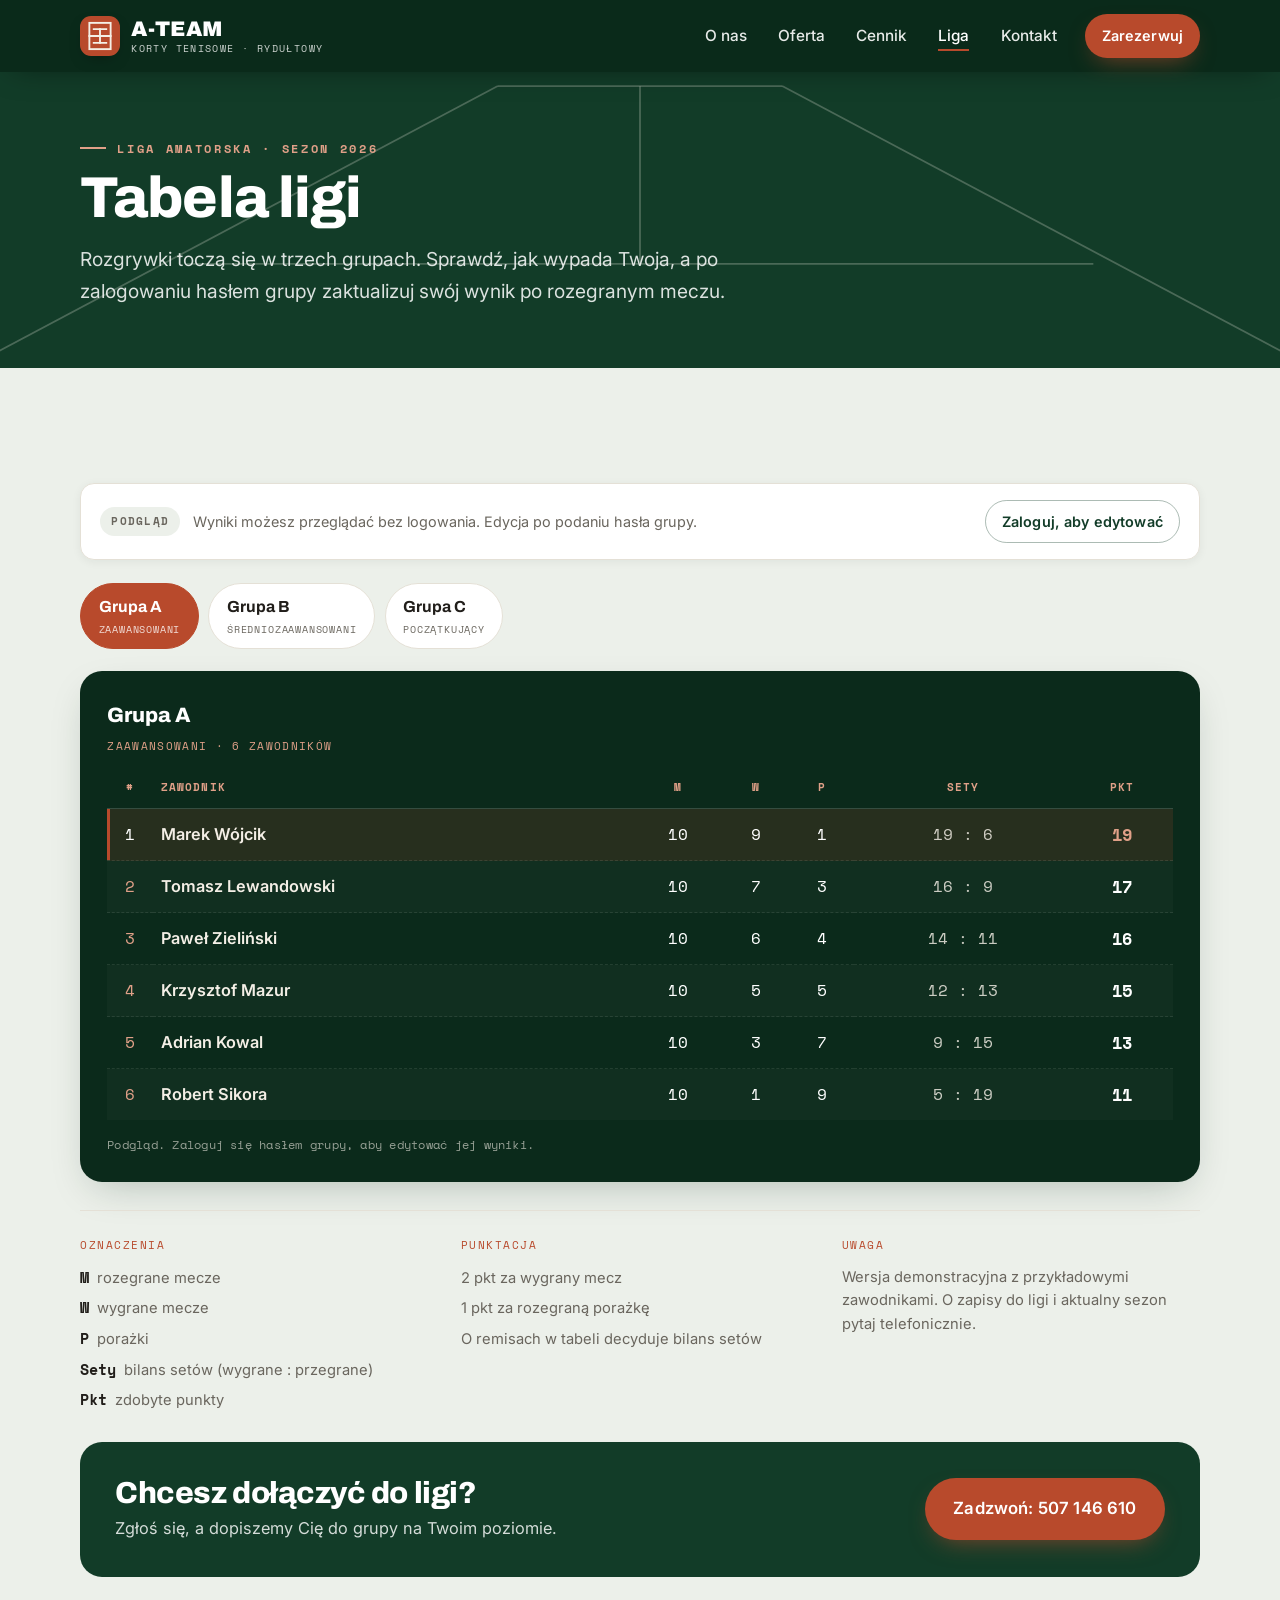
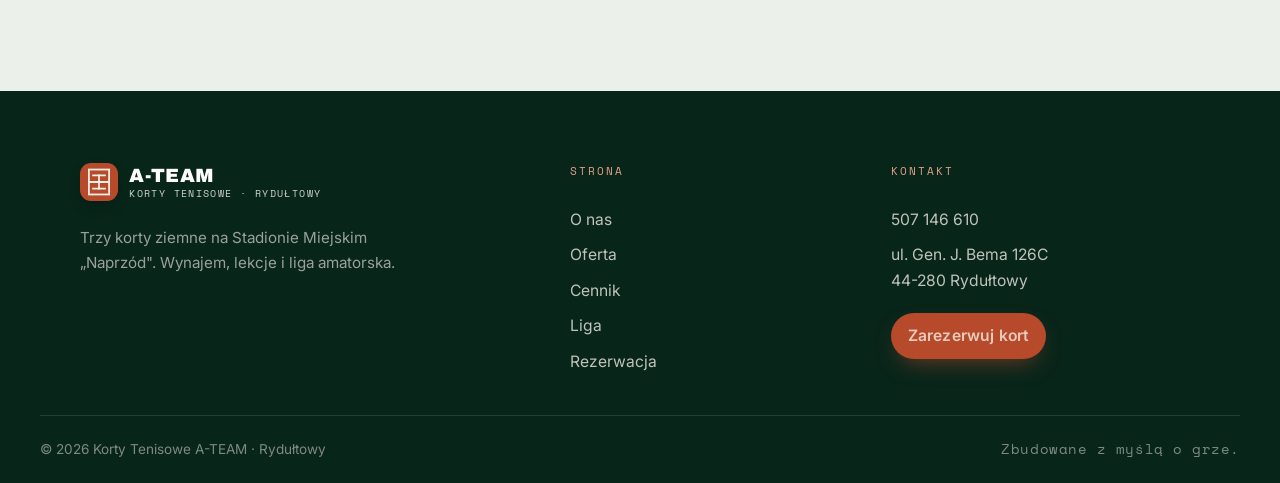
<file: liga.html>
<!DOCTYPE html>
<html lang="pl">
<head>
  <meta charset="UTF-8" />
  <meta name="viewport" content="width=device-width, initial-scale=1.0" />
  <title>Liga amatorska | Korty Tenisowe A-TEAM Rydułtowy</title>
  <meta name="description" content="Tabela amatorskiej ligi tenisowej A-TEAM w Rydułtowach. Wyniki grup, punktacja i bilans setów. Wersja demonstracyjna." />
  <meta name="theme-color" content="#123C28" />
  <meta name="robots" content="noindex" />

  <link rel="icon" href="favicon.svg" type="image/svg+xml" />
  <link rel="preconnect" href="https://fonts.googleapis.com" />
  <link rel="preconnect" href="https://fonts.gstatic.com" crossorigin />
  <link href="https://fonts.googleapis.com/css2?family=Archivo:wght@500;600;700;800;900&family=Inter:wght@400;500;600;700&family=Space+Mono:wght@400;700&display=swap" rel="stylesheet" />
  <link rel="stylesheet" href="css/styles.css?v=2" />
</head>
<body class="subpage">
  <a class="skip-link" href="#tresc">Przejdź do treści</a>

  <!-- ============ HEADER / NAV ============ -->
  <header class="site-header is-solid" id="top">
    <div class="wrap nav">
      <a class="brand" href="index.html" aria-label="A-TEAM Korty Tenisowe, strona główna">
        <svg class="brand__mark" viewBox="0 0 64 64" width="40" height="40" aria-hidden="true">
          <rect width="64" height="64" rx="13" fill="#B84A2C"/>
          <g fill="none" stroke="#F4EFE6" stroke-width="3" stroke-linecap="square">
            <rect x="15" y="11" width="34" height="42"/>
            <line x1="15" y1="32" x2="49" y2="32"/>
            <line x1="22" y1="21" x2="42" y2="21"/>
            <line x1="22" y1="43" x2="42" y2="43"/>
            <line x1="32" y1="21" x2="32" y2="43"/>
          </g>
        </svg>
        <span class="brand__text">
          <span class="brand__name">A-TEAM</span>
          <span class="brand__sub">Korty Tenisowe · Rydułtowy</span>
        </span>
      </a>

      <nav class="nav__links" id="menu" aria-label="Nawigacja główna">
        <a href="index.html#o-nas">O nas</a>
        <a href="index.html#oferta">Oferta</a>
        <a href="index.html#cennik">Cennik</a>
        <a href="liga.html" class="active" aria-current="page">Liga</a>
        <a href="index.html#kontakt">Kontakt</a>
        <a href="rezerwacje.html" class="btn btn--sm btn--clay nav__cta">Zarezerwuj</a>
      </nav>

      <button class="nav__toggle" id="navToggle" aria-expanded="false" aria-controls="menu" aria-label="Otwórz menu">
        <span></span><span></span><span></span>
      </button>
    </div>
  </header>

  <main id="tresc">

    <!-- ============ PAGE HERO ============ -->
    <section class="page-hero">
      <svg class="page-hero__lines" viewBox="0 0 1440 460" preserveAspectRatio="xMidYMid slice" aria-hidden="true">
        <g fill="none" stroke="#F4EFE6" stroke-opacity="0.5" stroke-width="2">
          <path d="M -80 460 L 560 120" />
          <path d="M 1520 460 L 880 120" />
          <path d="M 560 120 L 880 120" />
          <path d="M 210 320 L 1230 320" />
          <path d="M 720 120 L 720 320" />
        </g>
      </svg>
      <div class="wrap page-hero__inner">
        <p class="eyebrow eyebrow--light reveal">Liga amatorska · sezon 2026</p>
        <h1 class="reveal">Tabela ligi</h1>
        <p class="page-hero__lede reveal">Rozgrywki toczą się w trzech grupach. Sprawdź, jak wypada Twoja, a po zalogowaniu hasłem grupy zaktualizuj swój wynik po rozegranym meczu.</p>
      </div>
    </section>

    <!-- ============ LEAGUE ============ -->
    <section class="section section--tint">
      <div class="wrap">

        <!-- auth toolbar -->
        <div class="authbar reveal">
          <div class="authbar__status">
            <span class="authbar__chip" id="authChip" data-state="guest">Podgląd</span>
            <span class="authbar__hint" id="authHint">Wyniki możesz przeglądać bez logowania. Edycja po podaniu hasła grupy.</span>
          </div>
          <div class="authbar__actions">
            <button class="btn btn--sm btn--ghost-dark" id="loginBtn">Zaloguj, aby edytować</button>
            <button class="btn btn--sm btn--link" id="logoutBtn" hidden>Wyloguj</button>
          </div>
        </div>

        <!-- group tabs -->
        <div class="tabs reveal" role="tablist" aria-label="Grupy ligowe" id="groupTabs"></div>

        <!-- table (rendered by JS) -->
        <div id="tableArea" class="reveal" aria-live="polite"></div>

        <!-- admin-only tools -->
        <div class="admin-tools" id="adminTools" hidden>
          <span class="admin-tools__label">Panel prowadzącego</span>
          <button class="btn btn--sm btn--ghost-dark" id="resetLeague">Przywróć dane przykładowe</button>
        </div>

        <!-- legend -->
        <div class="legend reveal">
          <div class="legend__col">
            <span class="legend__h">Oznaczenia</span>
            <ul>
              <li><b>M</b> &nbsp;rozegrane mecze</li>
              <li><b>W</b> &nbsp;wygrane mecze</li>
              <li><b>P</b> &nbsp;porażki</li>
              <li><b>Sety</b> &nbsp;bilans setów (wygrane : przegrane)</li>
              <li><b>Pkt</b> &nbsp;zdobyte punkty</li>
            </ul>
          </div>
          <div class="legend__col">
            <span class="legend__h">Punktacja</span>
            <ul>
              <li>2 pkt za wygrany mecz</li>
              <li>1 pkt za rozegraną porażkę</li>
              <li>O remisach w tabeli decyduje bilans setów</li>
            </ul>
          </div>
          <div class="legend__col legend__col--note">
            <span class="legend__h">Uwaga</span>
            <p>Wersja demonstracyjna z przykładowymi zawodnikami. O zapisy do ligi i aktualny sezon pytaj telefonicznie.</p>
          </div>
        </div>

        <!-- join CTA -->
        <div class="join-cta reveal">
          <div>
            <h2>Chcesz dołączyć do ligi?</h2>
            <p>Zgłoś się, a dopiszemy Cię do grupy na Twoim poziomie.</p>
          </div>
          <a href="tel:+48507146610" class="btn btn--clay btn--lg">Zadzwoń: 507 146 610</a>
        </div>

      </div>
    </section>
  </main>

  <!-- ============ FOOTER ============ -->
  <footer class="site-footer">
    <div class="wrap footer__grid">
      <div class="footer__brand">
        <a class="brand brand--footer" href="index.html" aria-label="A-TEAM Korty Tenisowe">
          <svg class="brand__mark" viewBox="0 0 64 64" width="38" height="38" aria-hidden="true">
            <rect width="64" height="64" rx="13" fill="#B84A2C"/>
            <g fill="none" stroke="#F4EFE6" stroke-width="3" stroke-linecap="square">
              <rect x="15" y="11" width="34" height="42"/>
              <line x1="15" y1="32" x2="49" y2="32"/>
              <line x1="22" y1="21" x2="42" y2="21"/>
              <line x1="22" y1="43" x2="42" y2="43"/>
              <line x1="32" y1="21" x2="32" y2="43"/>
            </g>
          </svg>
          <span class="brand__text">
            <span class="brand__name">A-TEAM</span>
            <span class="brand__sub">Korty Tenisowe · Rydułtowy</span>
          </span>
        </a>
        <p class="footer__tag">Trzy korty ziemne na Stadionie Miejskim „Naprzód". Wynajem, lekcje i liga amatorska.</p>
      </div>
      <nav class="footer__nav" aria-label="Nawigacja w stopce">
        <span class="footer__h">Strona</span>
        <a href="index.html#o-nas">O nas</a>
        <a href="index.html#oferta">Oferta</a>
        <a href="index.html#cennik">Cennik</a>
        <a href="liga.html">Liga</a>
        <a href="rezerwacje.html">Rezerwacja</a>
      </nav>
      <div class="footer__contact">
        <span class="footer__h">Kontakt</span>
        <a href="tel:+48507146610">507 146 610</a>
        <a href="https://www.google.com/maps/search/?api=1&query=Genera%C5%82a+J%C3%B3zefa+Bema+126C%2C+44-280+Rydu%C5%82towy" target="_blank" rel="noopener">ul. Gen. J. Bema 126C<br>44-280 Rydułtowy</a>
        <a href="rezerwacje.html" class="btn btn--sm btn--clay footer__cta">Zarezerwuj kort</a>
      </div>
    </div>
    <div class="wrap footer__bottom">
      <p>© <span id="year">2026</span> Korty Tenisowe A-TEAM · Rydułtowy</p>
      <p class="footer__made">Zbudowane z myślą o grze.</p>
    </div>
  </footer>

  <!-- ============ LOGIN MODAL ============ -->
  <div class="modal" id="loginModal" hidden>
    <div class="modal__card" role="dialog" aria-modal="true" aria-labelledby="loginTitle">
      <button class="modal__close" id="loginClose" aria-label="Zamknij">
        <svg viewBox="0 0 24 24" width="22" height="22" fill="none" stroke="currentColor" stroke-width="2" stroke-linecap="round"><path d="M18 6 6 18M6 6l12 12"/></svg>
      </button>
      <span class="modal__eyebrow">Edycja wyników</span>
      <h3 id="loginTitle">Zaloguj się</h3>
      <p class="modal__lede">Podaj hasło swojej grupy, aby edytować jej tabelę. Hasło prowadzącego odblokowuje wszystkie grupy.</p>
      <form id="loginForm" novalidate>
        <div class="field">
          <label for="loginPass">Hasło</label>
          <input type="password" id="loginPass" autocomplete="off" placeholder="hasło grupy lub prowadzącego" />
        </div>
        <p class="modal__error" id="loginError" hidden>Nieprawidłowe hasło. Spróbuj ponownie.</p>
        <button type="submit" class="btn btn--clay btn--block">Zaloguj</button>
      </form>
    </div>
  </div>

  <script src="js/nav.js?v=2"></script>
  <script src="js/store.js?v=2"></script>
  <script src="js/liga.js?v=2"></script>
</body>
</html>
</file>
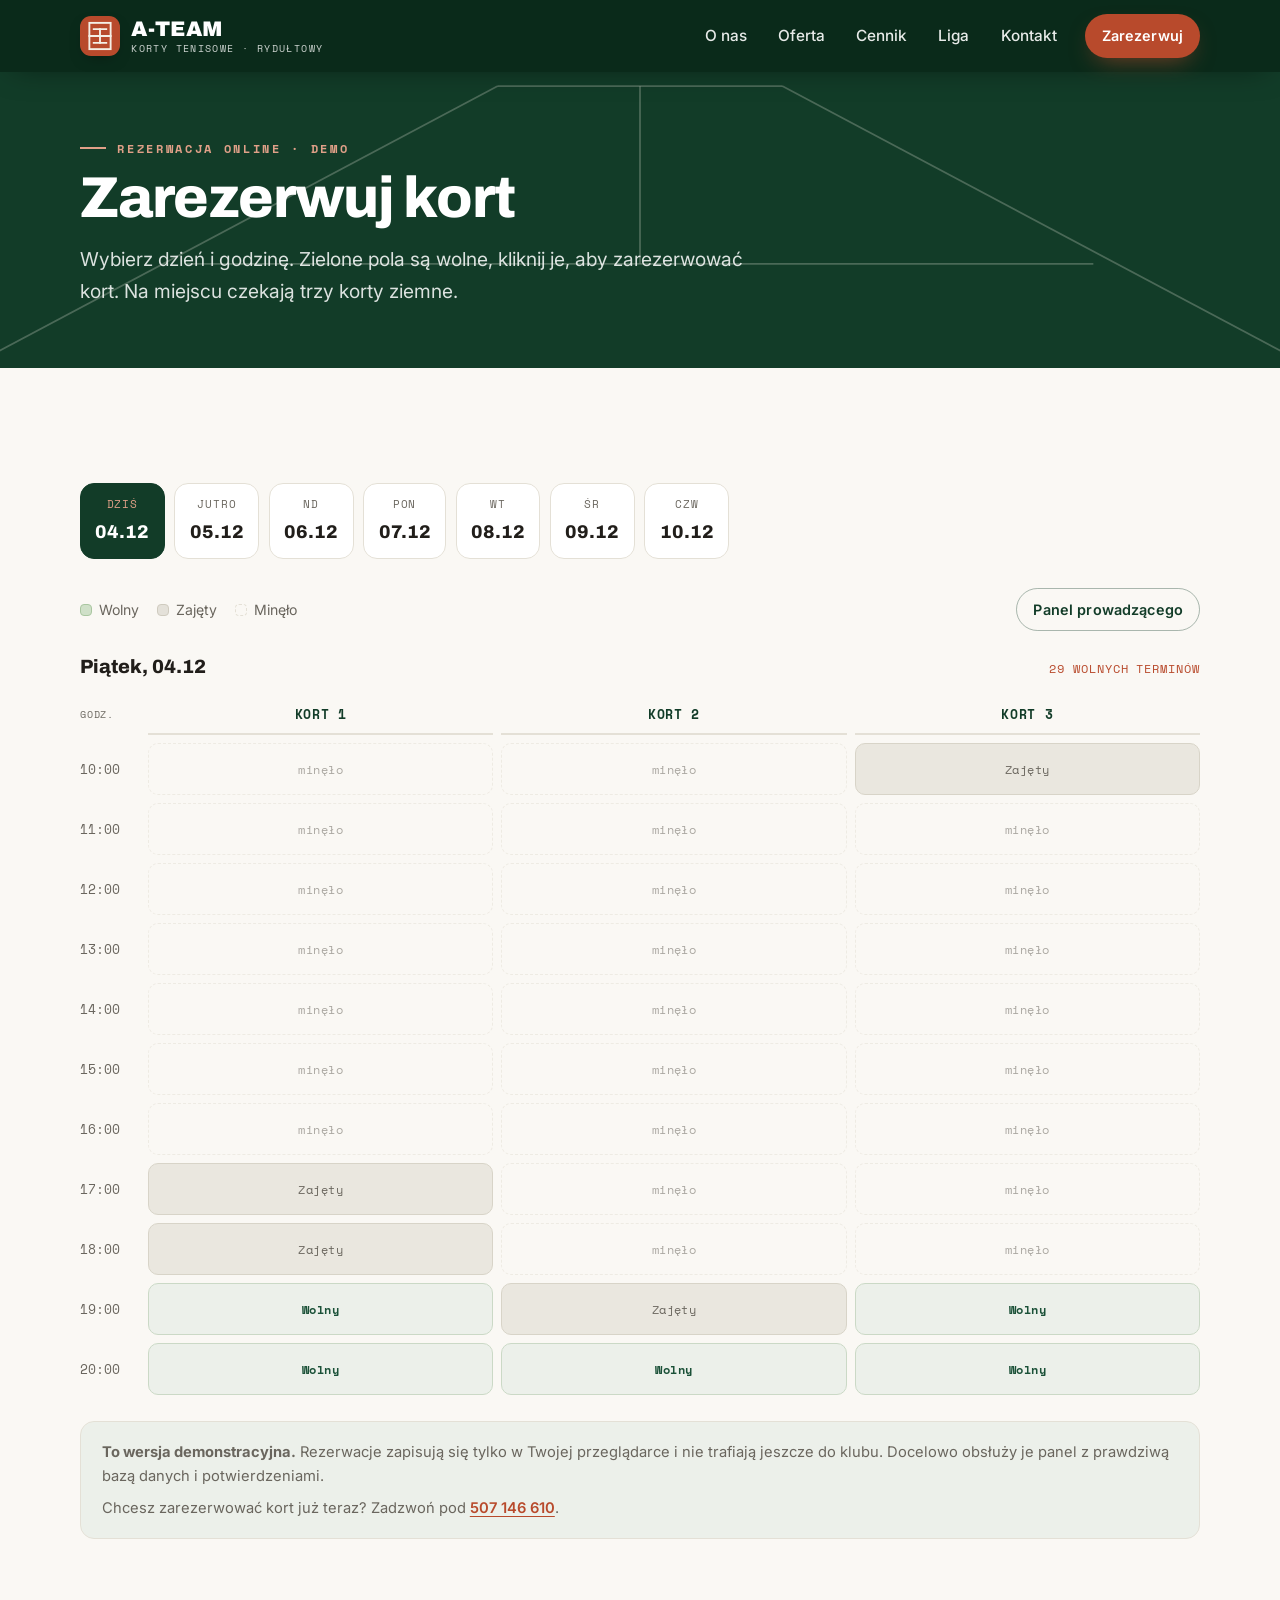
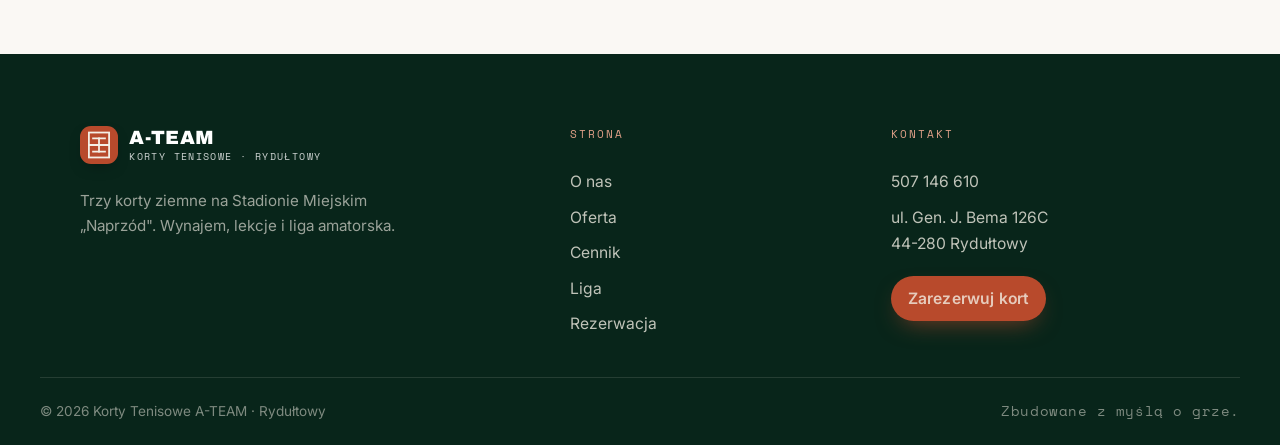
<file: rezerwacje.html>
<!DOCTYPE html>
<html lang="pl">
<head>
  <meta charset="UTF-8" />
  <meta name="viewport" content="width=device-width, initial-scale=1.0" />
  <title>Rezerwacja kortu online | Korty Tenisowe A-TEAM Rydułtowy</title>
  <meta name="description" content="Zarezerwuj kort tenisowy A-TEAM w Rydułtowach online. Sprawdź wolne godziny na trzech kortach ziemnych. Wersja demonstracyjna." />
  <meta name="theme-color" content="#123C28" />
  <meta name="robots" content="noindex" />

  <link rel="icon" href="favicon.svg" type="image/svg+xml" />
  <link rel="preconnect" href="https://fonts.googleapis.com" />
  <link rel="preconnect" href="https://fonts.gstatic.com" crossorigin />
  <link href="https://fonts.googleapis.com/css2?family=Archivo:wght@500;600;700;800;900&family=Inter:wght@400;500;600;700&family=Space+Mono:wght@400;700&display=swap" rel="stylesheet" />
  <link rel="stylesheet" href="css/styles.css?v=2" />
</head>
<body class="subpage">
  <a class="skip-link" href="#tresc">Przejdź do treści</a>

  <!-- ============ HEADER / NAV ============ -->
  <header class="site-header is-solid" id="top">
    <div class="wrap nav">
      <a class="brand" href="index.html" aria-label="A-TEAM Korty Tenisowe, strona główna">
        <svg class="brand__mark" viewBox="0 0 64 64" width="40" height="40" aria-hidden="true">
          <rect width="64" height="64" rx="13" fill="#B84A2C"/>
          <g fill="none" stroke="#F4EFE6" stroke-width="3" stroke-linecap="square">
            <rect x="15" y="11" width="34" height="42"/>
            <line x1="15" y1="32" x2="49" y2="32"/>
            <line x1="22" y1="21" x2="42" y2="21"/>
            <line x1="22" y1="43" x2="42" y2="43"/>
            <line x1="32" y1="21" x2="32" y2="43"/>
          </g>
        </svg>
        <span class="brand__text">
          <span class="brand__name">A-TEAM</span>
          <span class="brand__sub">Korty Tenisowe · Rydułtowy</span>
        </span>
      </a>

      <nav class="nav__links" id="menu" aria-label="Nawigacja główna">
        <a href="index.html#o-nas">O nas</a>
        <a href="index.html#oferta">Oferta</a>
        <a href="index.html#cennik">Cennik</a>
        <a href="liga.html">Liga</a>
        <a href="index.html#kontakt">Kontakt</a>
        <a href="rezerwacje.html" class="btn btn--sm btn--clay nav__cta" aria-current="page">Zarezerwuj</a>
      </nav>

      <button class="nav__toggle" id="navToggle" aria-expanded="false" aria-controls="menu" aria-label="Otwórz menu">
        <span></span><span></span><span></span>
      </button>
    </div>
  </header>

  <main id="tresc">

    <!-- ============ PAGE HERO ============ -->
    <section class="page-hero">
      <svg class="page-hero__lines" viewBox="0 0 1440 460" preserveAspectRatio="xMidYMid slice" aria-hidden="true">
        <g fill="none" stroke="#F4EFE6" stroke-opacity="0.5" stroke-width="2">
          <path d="M -80 460 L 560 120" />
          <path d="M 1520 460 L 880 120" />
          <path d="M 560 120 L 880 120" />
          <path d="M 210 320 L 1230 320" />
          <path d="M 720 120 L 720 320" />
        </g>
      </svg>
      <div class="wrap page-hero__inner">
        <p class="eyebrow eyebrow--light reveal">Rezerwacja online · demo</p>
        <h1 class="reveal">Zarezerwuj kort</h1>
        <p class="page-hero__lede reveal">Wybierz dzień i godzinę. Zielone pola są wolne, kliknij je, aby zarezerwować kort. Na miejscu czekają trzy korty ziemne.</p>
      </div>
    </section>

    <!-- ============ BOOKING ============ -->
    <section class="section">
      <div class="wrap">

        <!-- day picker -->
        <div class="daypick reveal" id="dayPick" aria-label="Wybór dnia"></div>

        <!-- legend + admin -->
        <div class="book-bar reveal">
          <div class="book-legend">
            <span class="book-legend__item"><i class="dot dot--free"></i> Wolny</span>
            <span class="book-legend__item"><i class="dot dot--busy"></i> Zajęty</span>
            <span class="book-legend__item"><i class="dot dot--past"></i> Minęło</span>
          </div>
          <div class="book-admin">
            <span class="book-admin__chip" id="adminChip" hidden>Panel prowadzącego</span>
            <button class="btn btn--sm btn--ghost-dark" id="adminBtn">Panel prowadzącego</button>
            <button class="btn btn--sm btn--ghost-dark" id="resetRes" hidden>Wyczyść rezerwacje</button>
            <button class="btn btn--sm btn--link" id="adminExit" hidden>Zakończ</button>
          </div>
        </div>

        <!-- grid -->
        <div id="gridArea" class="reveal" aria-live="polite"></div>

        <!-- note -->
        <div class="book-note reveal">
          <p><b>To wersja demonstracyjna.</b> Rezerwacje zapisują się tylko w Twojej przeglądarce i nie trafiają jeszcze do klubu. Docelowo obsłuży je panel z prawdziwą bazą danych i potwierdzeniami.</p>
          <p>Chcesz zarezerwować kort już teraz? Zadzwoń pod <a href="tel:+48507146610">507 146 610</a>.</p>
        </div>

      </div>
    </section>
  </main>

  <!-- ============ FOOTER ============ -->
  <footer class="site-footer">
    <div class="wrap footer__grid">
      <div class="footer__brand">
        <a class="brand brand--footer" href="index.html" aria-label="A-TEAM Korty Tenisowe">
          <svg class="brand__mark" viewBox="0 0 64 64" width="38" height="38" aria-hidden="true">
            <rect width="64" height="64" rx="13" fill="#B84A2C"/>
            <g fill="none" stroke="#F4EFE6" stroke-width="3" stroke-linecap="square">
              <rect x="15" y="11" width="34" height="42"/>
              <line x1="15" y1="32" x2="49" y2="32"/>
              <line x1="22" y1="21" x2="42" y2="21"/>
              <line x1="22" y1="43" x2="42" y2="43"/>
              <line x1="32" y1="21" x2="32" y2="43"/>
            </g>
          </svg>
          <span class="brand__text">
            <span class="brand__name">A-TEAM</span>
            <span class="brand__sub">Korty Tenisowe · Rydułtowy</span>
          </span>
        </a>
        <p class="footer__tag">Trzy korty ziemne na Stadionie Miejskim „Naprzód". Wynajem, lekcje i liga amatorska.</p>
      </div>
      <nav class="footer__nav" aria-label="Nawigacja w stopce">
        <span class="footer__h">Strona</span>
        <a href="index.html#o-nas">O nas</a>
        <a href="index.html#oferta">Oferta</a>
        <a href="index.html#cennik">Cennik</a>
        <a href="liga.html">Liga</a>
        <a href="rezerwacje.html">Rezerwacja</a>
      </nav>
      <div class="footer__contact">
        <span class="footer__h">Kontakt</span>
        <a href="tel:+48507146610">507 146 610</a>
        <a href="https://www.google.com/maps/search/?api=1&query=Genera%C5%82a+J%C3%B3zefa+Bema+126C%2C+44-280+Rydu%C5%82towy" target="_blank" rel="noopener">ul. Gen. J. Bema 126C<br>44-280 Rydułtowy</a>
        <a href="rezerwacje.html" class="btn btn--sm btn--clay footer__cta">Zarezerwuj kort</a>
      </div>
    </div>
    <div class="wrap footer__bottom">
      <p>© <span id="year">2026</span> Korty Tenisowe A-TEAM · Rydułtowy</p>
      <p class="footer__made">Zbudowane z myślą o grze.</p>
    </div>
  </footer>

  <!-- ============ BOOKING MODAL ============ -->
  <div class="modal" id="bookModal" hidden>
    <div class="modal__card" role="dialog" aria-modal="true" aria-labelledby="bookTitle">
      <button class="modal__close" id="bookClose" aria-label="Zamknij">
        <svg viewBox="0 0 24 24" width="22" height="22" fill="none" stroke="currentColor" stroke-width="2" stroke-linecap="round"><path d="M18 6 6 18M6 6l12 12"/></svg>
      </button>
      <span class="modal__eyebrow">Rezerwacja</span>
      <h3 id="bookTitle">Zarezerwuj termin</h3>
      <div class="book-summary" id="bookSummary"></div>
      <form id="bookForm" novalidate>
        <div class="field">
          <label for="bookName">Imię i nazwisko</label>
          <input type="text" id="bookName" autocomplete="name" placeholder="np. Adam Kowalski" />
        </div>
        <div class="field">
          <label for="bookPhone">Telefon</label>
          <input type="tel" id="bookPhone" autocomplete="tel" inputmode="tel" placeholder="np. 500 100 200" />
        </div>
        <p class="modal__error" id="bookError" hidden>Podaj imię i numer telefonu.</p>
        <button type="submit" class="btn btn--clay btn--block">Potwierdź rezerwację</button>
        <p class="modal__fineprint">Rezerwacja demonstracyjna, zapisywana w tej przeglądarce.</p>
      </form>
    </div>
  </div>

  <!-- ============ ADMIN MODAL ============ -->
  <div class="modal" id="adminModal" hidden>
    <div class="modal__card" role="dialog" aria-modal="true" aria-labelledby="adminTitle">
      <button class="modal__close" id="adminClose" aria-label="Zamknij">
        <svg viewBox="0 0 24 24" width="22" height="22" fill="none" stroke="currentColor" stroke-width="2" stroke-linecap="round"><path d="M18 6 6 18M6 6l12 12"/></svg>
      </button>
      <span class="modal__eyebrow">Panel prowadzącego</span>
      <h3 id="adminTitle">Zaloguj się</h3>
      <p class="modal__lede">Po zalogowaniu możesz odwoływać rezerwacje i czyścić grafik.</p>
      <form id="adminForm" novalidate>
        <div class="field">
          <label for="adminPass">Hasło prowadzącego</label>
          <input type="password" id="adminPass" autocomplete="off" placeholder="hasło" />
        </div>
        <p class="modal__error" id="adminError" hidden>Nieprawidłowe hasło.</p>
        <button type="submit" class="btn btn--clay btn--block">Zaloguj</button>
      </form>
    </div>
  </div>

  <script src="js/nav.js?v=2"></script>
  <script src="js/store.js?v=2"></script>
  <script src="js/rezerwacje.js?v=2"></script>
</body>
</html>
</file>
<file: css/styles.css>
/* =====================================================================
   A-TEAM Korty Tenisowe — styles
   Palette: deep bottle green (brand) + brick clay (action) + court chalk
   Type: Archivo (display) · Inter (body) · Space Mono (data/labels)
   Signature: white court-line geometry as structural motif
   ===================================================================== */

:root{
  --clay:        #B84A2C;
  --clay-deep:   #8F3820;
  --clay-soft:   #E0A088;
  --clay-wash:   #F3E2DA;

  --green:       #123C28;
  --green-2:     #1B5138;
  --green-3:     #0B2A1B;

  --paper:       #FAF8F4;
  --tint:        #ECF0EA;   /* pale green-grey band (keeps identity green, not cream) */
  --ink:         #211E1A;
  --ink-2:       #6A665E;
  --line:        #E4E0D6;
  --white:       #FFFFFF;
  --chalk:       #F4EFE6;

  --font-display: 'Archivo', system-ui, sans-serif;
  --font-body:    'Inter', system-ui, sans-serif;
  --font-mono:    'Space Mono', ui-monospace, monospace;

  --maxw: 1200px;
  --pad: clamp(1.15rem, 4vw, 2.5rem);
  --radius: 14px;
  --radius-lg: 22px;
  --nav-h: 72px;

  --shadow-sm: 0 2px 10px rgba(11,42,27,.06);
  --shadow-md: 0 14px 40px -14px rgba(11,42,27,.28);
  --shadow-lg: 0 30px 70px -22px rgba(11,42,27,.42);
  --ease: cubic-bezier(.22,.61,.36,1);
}

/* ---------- reset ---------- */
*,*::before,*::after{ box-sizing:border-box; margin:0; padding:0; }
html{ scroll-behavior:smooth; -webkit-text-size-adjust:100%; }
body{
  font-family:var(--font-body);
  color:var(--ink);
  background:var(--paper);
  line-height:1.65;
  font-size:1.02rem;
  -webkit-font-smoothing:antialiased;
  text-rendering:optimizeLegibility;
  overflow-x:hidden;
}
img{ display:block; max-width:100%; height:auto; }
a{ color:inherit; text-decoration:none; }
button{ font:inherit; color:inherit; cursor:pointer; background:none; border:none; }
ul{ list-style:none; }
[hidden]{ display:none !important; }
:focus-visible{ outline:3px solid var(--clay); outline-offset:3px; border-radius:4px; }
section{ scroll-margin-top:var(--nav-h); }

.skip-link{
  position:absolute; left:16px; top:-60px; z-index:200;
  background:var(--green); color:#fff; padding:.7rem 1.1rem; border-radius:8px;
  font-weight:600; transition:top .2s;
}
.skip-link:focus{ top:12px; }

/* ---------- layout ---------- */
.wrap{ width:100%; max-width:var(--maxw); margin-inline:auto; padding-inline:var(--pad); }
.section{ padding:clamp(4.5rem, 9vw, 8rem) 0; position:relative; }
.section--tint{ background:var(--tint); }

.section__head{ max-width:760px; margin-bottom:clamp(2.2rem,4vw,3.4rem); }
.section__head h2{ margin-top:.6rem; }
.section__intro{ margin-top:1rem; color:var(--ink-2); font-size:1.1rem; max-width:56ch; }
.section__head--light h2, .section__head--light .section__intro{ color:var(--chalk); }
.section__intro--light{ color:rgba(244,239,230,.8); }

/* ---------- typography helpers ---------- */
h1,h2,h3{ font-family:var(--font-display); font-weight:800; line-height:1.02; letter-spacing:-.015em; color:var(--ink); }
h2{ font-size:clamp(2rem, 1.1rem + 3.4vw, 3.5rem); }
h3{ font-size:1.28rem; letter-spacing:-.01em; }

.eyebrow{
  display:inline-flex; align-items:center; gap:.7rem;
  font-family:var(--font-mono); font-weight:700;
  font-size:.76rem; letter-spacing:.22em; text-transform:uppercase;
  color:var(--clay);
}
.eyebrow::before{
  content:""; width:26px; height:2px; background:currentColor; display:inline-block;
}
.eyebrow--light{ color:var(--clay-soft); }

.txt-clay{ color:var(--clay); }

/* ---------- buttons ---------- */
.btn{
  --bg:var(--clay); --fg:#fff; --bd:transparent;
  display:inline-flex; align-items:center; justify-content:center; gap:.55rem;
  background:var(--bg); color:var(--fg); border:1.5px solid var(--bd);
  font-weight:600; font-size:.98rem; letter-spacing:.01em;
  padding:.78rem 1.35rem; border-radius:999px;
  transition:transform .25s var(--ease), box-shadow .25s var(--ease), background .2s, color .2s, border-color .2s;
  white-space:nowrap;
}
.btn svg{ flex:none; }
.btn--clay{ --bg:var(--clay); --fg:#fff; box-shadow:0 10px 24px -10px rgba(184,74,44,.7); }
.btn--clay:hover{ background:var(--clay-deep); transform:translateY(-2px); box-shadow:0 16px 30px -12px rgba(143,56,32,.8); }
.btn--ghost{ --bg:transparent; --fg:#fff; --bd:rgba(255,255,255,.55); }
.btn--ghost:hover{ background:rgba(255,255,255,.12); border-color:#fff; transform:translateY(-2px); }
.btn--ghost-dark{ --bg:transparent; --fg:var(--green); --bd:rgba(18,60,40,.35); }
.btn--ghost-dark:hover{ background:var(--green); color:#fff; border-color:var(--green); transform:translateY(-2px); }
.btn--link{ --bg:transparent; --fg:var(--green); padding:.78rem .6rem; text-decoration:underline; text-underline-offset:4px; text-decoration-thickness:1.5px; }
.btn--link:hover{ color:var(--clay); }
.btn--lg{ padding:1rem 1.7rem; font-size:1.05rem; }
.btn--sm{ padding:.55rem 1rem; font-size:.9rem; }
.btn--block{ display:flex; width:100%; }

/* =====================================================================
   HEADER / NAV
   ===================================================================== */
.site-header{
  position:fixed; inset:0 0 auto 0; z-index:100;
  transition:background .35s var(--ease), box-shadow .35s var(--ease), backdrop-filter .35s;
}
.site-header.scrolled{
  background:rgba(11,42,27,.94);
  backdrop-filter:saturate(140%) blur(8px);
  box-shadow:0 8px 30px -14px rgba(0,0,0,.5);
}
.nav{ display:flex; align-items:center; justify-content:space-between; height:var(--nav-h); }

.brand{ display:inline-flex; align-items:center; gap:.7rem; color:#fff; }
.brand__mark{ border-radius:11px; box-shadow:0 6px 16px -8px rgba(0,0,0,.55); flex:none; }
.brand__text{ display:flex; flex-direction:column; line-height:1; }
.brand__name{ font-family:var(--font-display); font-weight:900; font-size:1.32rem; letter-spacing:.02em; }
.brand__sub{ font-family:var(--font-mono); font-size:.62rem; letter-spacing:.14em; text-transform:uppercase; opacity:.8; margin-top:.28rem; }

.nav__links{ display:flex; align-items:center; gap:.35rem; }
.nav__links > a:not(.btn){
  color:rgba(255,255,255,.9); font-weight:500; font-size:.96rem;
  padding:.5rem .8rem; border-radius:8px; position:relative;
  transition:color .2s, background .2s;
}
.nav__links > a:not(.btn)::after{
  content:""; position:absolute; left:.8rem; right:.8rem; bottom:.34rem; height:2px;
  background:var(--clay); transform:scaleX(0); transform-origin:left; transition:transform .28s var(--ease);
}
.nav__links > a:not(.btn):hover{ color:#fff; }
.nav__links > a:not(.btn):hover::after,
.nav__links > a.active::after{ transform:scaleX(1); }
.nav__links > a.active{ color:#fff; }
.nav__cta{ margin-left:.6rem; }

.nav__toggle{ display:none; width:44px; height:44px; border-radius:10px; position:relative; }
.nav__toggle span{
  position:absolute; left:11px; right:11px; height:2.4px; background:#fff; border-radius:2px;
  transition:transform .3s var(--ease), opacity .2s;
}
.nav__toggle span:nth-child(1){ top:15px; }
.nav__toggle span:nth-child(2){ top:21px; }
.nav__toggle span:nth-child(3){ top:27px; }
.nav__toggle[aria-expanded="true"] span:nth-child(1){ top:21px; transform:rotate(45deg); }
.nav__toggle[aria-expanded="true"] span:nth-child(2){ opacity:0; }
.nav__toggle[aria-expanded="true"] span:nth-child(3){ top:21px; transform:rotate(-45deg); }

/* =====================================================================
   HERO
   ===================================================================== */
.hero{ position:relative; min-height:100svh; display:flex; align-items:flex-end; color:#fff; overflow:hidden; }
.hero__media{ position:absolute; inset:0; z-index:-2; }
.hero__media img{ width:100%; height:100%; object-fit:cover; object-position:center 42%; }
.hero__scrim{
  position:absolute; inset:0; z-index:-1;
  background:
    linear-gradient(to top, rgba(9,32,21,.96) 0%, rgba(9,32,21,.62) 34%, rgba(9,32,21,.15) 66%, rgba(9,32,21,.42) 100%),
    linear-gradient(105deg, rgba(9,32,21,.5) 0%, rgba(9,32,21,0) 55%);
}
.hero__lines{ position:absolute; inset:0; z-index:-1; width:100%; height:100%; opacity:.6; }

.hero__inner{ padding-top:calc(var(--nav-h) + 2rem); padding-bottom:clamp(4.5rem, 9vw, 7rem); }
.hero__title{
  font-size:clamp(3rem, 1.5rem + 8vw, 6.6rem);
  font-weight:900; line-height:.92; letter-spacing:-.03em; color:#fff;
  margin:1.1rem 0 1.4rem;
  text-shadow:0 6px 40px rgba(0,0,0,.35);
}
.hero__lede{ max-width:52ch; font-size:clamp(1.05rem,.9rem + .6vw,1.28rem); color:rgba(255,255,255,.92); }
.hero__cta{ display:flex; flex-wrap:wrap; gap:.9rem; margin-top:2rem; }

.hero__scroll{
  position:absolute; left:50%; bottom:1.4rem; transform:translateX(-50%);
  display:inline-flex; flex-direction:column; align-items:center; gap:.4rem;
  font-family:var(--font-mono); font-size:.66rem; letter-spacing:.2em; text-transform:uppercase;
  color:rgba(255,255,255,.75);
}
.hero__scroll svg{ animation:bob 1.9s var(--ease) infinite; }
@keyframes bob{ 0%,100%{ transform:translateY(0);} 50%{ transform:translateY(6px);} }

/* =====================================================================
   STATS (scoreboard shelf)
   ===================================================================== */
.stats{ background:var(--green); color:var(--chalk); }
.stats__grid{ display:grid; grid-template-columns:repeat(4,1fr); }
.stat{
  padding:clamp(2rem,4vw,3rem) 1.2rem; text-align:center; position:relative;
}
.stat + .stat::before{
  content:""; position:absolute; left:0; top:24%; bottom:24%; width:2px;
  background:linear-gradient(var(--clay),var(--clay)); opacity:.55;
}
.stat__num{
  display:block; font-family:var(--font-mono); font-weight:700;
  font-size:clamp(2.1rem,1rem + 4vw,3.4rem); line-height:1; color:#fff; letter-spacing:-.02em;
}
.stat__num small, .stat__num > span{ font-family:inherit; }
.stat__label{
  display:block; margin-top:.7rem; font-family:var(--font-mono);
  font-size:.72rem; letter-spacing:.16em; text-transform:uppercase; color:var(--clay-soft);
}

/* =====================================================================
   O NAS
   ===================================================================== */
.about{ display:grid; grid-template-columns:1.05fr .95fr; gap:clamp(2rem,5vw,4.5rem); align-items:center; }
.about__text p{ color:var(--ink-2); margin-top:1.1rem; font-size:1.08rem; }
.about__text h2{ color:var(--ink); }
.about__sign{ font-family:var(--font-mono); font-size:.9rem; color:var(--green-2)!important; margin-top:1.6rem!important; }
.about__media{
  position:relative; border-radius:var(--radius-lg); overflow:hidden; box-shadow:var(--shadow-lg);
  aspect-ratio:4/3;
}
.about__media img{ width:100%; height:100%; object-fit:cover; }
.about__media::after{
  content:""; position:absolute; inset:0; border-radius:inherit;
  box-shadow:inset 0 0 0 1px rgba(255,255,255,.25);
  pointer-events:none;
}

/* =====================================================================
   OFERTA (cards)
   ===================================================================== */
.cards{ display:grid; grid-template-columns:repeat(3,1fr); gap:1.3rem; }
.card{
  background:var(--white); border:1px solid var(--line); border-radius:var(--radius);
  padding:2rem 1.8rem; box-shadow:var(--shadow-sm);
  transition:transform .3s var(--ease), box-shadow .3s var(--ease), border-color .3s;
}
.card:hover{ transform:translateY(-6px); box-shadow:var(--shadow-md); border-color:var(--clay-soft); }
.card__ico{
  display:inline-flex; align-items:center; justify-content:center;
  width:52px; height:52px; border-radius:13px;
  background:var(--clay-wash); color:var(--clay); margin-bottom:1.2rem;
}
.card__ico svg{ width:26px; height:26px; }
.card h3{ color:var(--ink); }
.card p{ margin-top:.6rem; color:var(--ink-2); font-size:1rem; }

/* =====================================================================
   GALERIA
   ===================================================================== */
.gallery{ display:grid; grid-template-columns:1fr 1fr 1fr; grid-auto-rows:230px; gap:1rem; }
.gallery__item{
  position:relative; overflow:hidden; border-radius:var(--radius);
  box-shadow:var(--shadow-sm); display:block; height:100%;
}
.gallery__item--tall{ grid-row:span 2; }
.gallery__item img{ width:100%; height:100%; object-fit:cover; transition:transform .6s var(--ease); }
.gallery__item:hover img{ transform:scale(1.06); }
.gallery__item::after{
  content:""; position:absolute; inset:0;
  background:linear-gradient(to top, rgba(9,32,21,.7), rgba(9,32,21,0) 55%);
  opacity:.85; transition:opacity .3s;
}
.gallery__item:hover::after{ opacity:1; }
.gallery__cap{
  position:absolute; left:1rem; bottom:.9rem; z-index:2; color:#fff;
  font-family:var(--font-mono); font-size:.72rem; letter-spacing:.14em; text-transform:uppercase;
}

/* =====================================================================
   LIGA (photographic dark section)
   ===================================================================== */
.league{
  background:linear-gradient(rgba(9,32,21,.86), rgba(9,32,21,.94)), url("../images/court-evening.jpg") center/cover no-repeat;
  background-attachment:fixed;
  color:var(--chalk);
}
.league__inner{ max-width:820px; }
.league__text h2{ color:#fff; }
.league__text p{ color:rgba(244,239,230,.82); margin-top:1.1rem; font-size:1.1rem; max-width:60ch; }
.league__levels{ display:flex; flex-wrap:wrap; gap:1rem; margin:2rem 0 1rem; }
.level{
  flex:1 1 180px; border:1px solid rgba(244,239,230,.2); border-radius:var(--radius);
  padding:1.2rem 1.3rem; background:rgba(255,255,255,.04); backdrop-filter:blur(2px);
  transition:border-color .3s, background .3s, transform .3s var(--ease);
}
.level:hover{ border-color:var(--clay); background:rgba(184,74,44,.12); transform:translateY(-4px); }
.level__no{ display:block; font-family:var(--font-mono); font-size:.85rem; color:var(--clay-soft); letter-spacing:.1em; }
.level__name{ display:block; font-family:var(--font-display); font-weight:700; font-size:1.15rem; margin-top:.4rem; color:#fff; }
.league__note{ font-size:.9rem!important; color:rgba(244,239,230,.6)!important; margin:.4rem 0 1.8rem!important; }

/* =====================================================================
   CENNIK + GODZINY
   ===================================================================== */
.pricing{ display:grid; grid-template-columns:1.4fr 1fr; gap:1.6rem; align-items:start; }
.price-cards{ display:grid; grid-template-columns:1fr 1fr; gap:1.3rem; }
.price-card{
  background:var(--white); border:1px solid var(--line); border-radius:var(--radius-lg);
  padding:1.9rem 1.7rem; display:flex; flex-direction:column; box-shadow:var(--shadow-sm);
}
.price-card--alt{ background:var(--green); border-color:var(--green); color:var(--chalk); }
.price-card--alt h3{ color:#fff; }
.price-card__top{ min-height:118px; }
.price-card h3{ color:var(--ink); }
.price-card__desc{ margin-top:.6rem; color:var(--ink-2); font-size:.98rem; }
.price-card--alt .price-card__desc{ color:rgba(244,239,230,.78); }
.price-card__amount{ display:flex; align-items:baseline; gap:.5rem; margin:.4rem 0 1.4rem; font-family:var(--font-mono); }
.price-card__amount span{ font-size:2.5rem; font-weight:700; line-height:1; color:var(--clay); }
.price-card--alt .price-card__amount span{ color:var(--clay-soft); font-size:1.7rem; }
.price-card__amount small{ font-size:.85rem; color:var(--ink-2); letter-spacing:.05em; }
.price-card--alt .price-card__amount small{ color:rgba(244,239,230,.7); }

.hours{
  background:var(--green-3); color:var(--chalk); border-radius:var(--radius-lg);
  padding:1.9rem 1.7rem; box-shadow:var(--shadow-md);
}
.hours__title{ color:#fff; font-size:1.15rem; margin-bottom:1rem; }
.hours__list li{
  display:flex; justify-content:space-between; align-items:center; gap:1rem;
  padding:.62rem 0; border-bottom:1px dashed rgba(244,239,230,.16);
  font-size:.98rem;
}
.hours__list li:last-child{ border-bottom:none; }
.hours__day{ color:rgba(244,239,230,.85); }
.hours__time{ font-family:var(--font-mono); color:#fff; font-size:.92rem; letter-spacing:.02em; }
.hours__list .is-weekend .hours__time{ color:var(--clay-soft); }
.hours__note{ margin-top:1.1rem; font-size:.82rem; color:rgba(244,239,230,.6); line-height:1.55; }

/* =====================================================================
   KONTAKT
   ===================================================================== */
.contact{ background:var(--green-3); color:var(--chalk); }
.contact__grid{ display:grid; grid-template-columns:1.1fr .9fr; gap:clamp(1.6rem,4vw,3rem); align-items:start; }

.contact__form-wrap{
  background:var(--paper); color:var(--ink); border-radius:var(--radius-lg);
  padding:clamp(1.6rem,3vw,2.4rem); box-shadow:var(--shadow-lg);
}
.rez{ display:flex; flex-direction:column; gap:1.05rem; }
.field{ display:flex; flex-direction:column; gap:.4rem; }
.field-row{ display:grid; grid-template-columns:1fr 1fr; gap:1rem; }
.field label{ font-size:.82rem; font-weight:600; color:var(--ink); letter-spacing:.01em; }
.field .opt{ color:var(--ink-2); font-weight:400; }
.field input, .field select, .field textarea{
  font:inherit; font-size:.98rem; color:var(--ink);
  background:var(--white); border:1.5px solid var(--line); border-radius:10px;
  padding:.72rem .85rem; transition:border-color .2s, box-shadow .2s;
  width:100%;
}
.field textarea{ resize:vertical; min-height:76px; }
.field input:focus, .field select:focus, .field textarea:focus{
  outline:none; border-color:var(--clay); box-shadow:0 0 0 3px rgba(184,74,44,.16);
}
.field input.invalid, .field select.invalid{ border-color:#c0392b; box-shadow:0 0 0 3px rgba(192,57,43,.14); }
.rez__hint{ font-size:.8rem; color:var(--ink-2); text-align:center; line-height:1.5; }

/* success panel */
.rez-done{ text-align:center; }
.rez-done__badge{
  width:64px; height:64px; border-radius:50%; background:var(--clay-wash); color:var(--clay);
  display:inline-flex; align-items:center; justify-content:center; margin-bottom:1rem;
}
.rez-done h3{ color:var(--ink); }
.rez-done > p{ color:var(--ink-2); margin:.6rem 0 1.2rem; }
.rez-done__summary{
  text-align:left; font-family:var(--font-mono); font-size:.86rem; line-height:1.75;
  background:var(--tint); border:1px dashed var(--line); border-radius:12px;
  padding:1.1rem 1.2rem; white-space:pre-wrap; color:var(--ink); margin-bottom:1.3rem;
}
.rez-done__actions{ display:flex; flex-wrap:wrap; gap:.7rem; justify-content:center; }
.rez-done__again{
  margin-top:1.2rem; font-family:var(--font-mono); font-size:.82rem; color:var(--ink-2);
  letter-spacing:.04em;
}
.rez-done__again:hover{ color:var(--clay); }

/* contact info + map */
.contact__list{ display:flex; flex-direction:column; gap:1.3rem; margin-bottom:1.6rem; }
.contact__list li{ display:flex; gap:1rem; align-items:flex-start; }
.contact__ico{
  flex:none; width:44px; height:44px; border-radius:11px;
  background:rgba(184,74,44,.18); color:var(--clay-soft);
  display:inline-flex; align-items:center; justify-content:center;
}
.contact__ico svg{ width:21px; height:21px; }
.contact__k{ display:block; font-family:var(--font-mono); font-size:.68rem; letter-spacing:.16em; text-transform:uppercase; color:var(--clay-soft); margin-bottom:.25rem; }
.contact__v{ display:block; color:var(--chalk); font-size:1.02rem; line-height:1.45; }
a.contact__v:hover{ color:#fff; text-decoration:underline; text-underline-offset:3px; }
.contact__v--big{ font-family:var(--font-mono); font-weight:700; font-size:1.5rem; letter-spacing:.01em; }

.contact__map{
  border-radius:var(--radius-lg); overflow:hidden; box-shadow:var(--shadow-md);
  border:1px solid rgba(244,239,230,.12); aspect-ratio:16/11;
}
.contact__map iframe{ width:100%; height:100%; border:0; filter:saturate(.9); }

/* =====================================================================
   FOOTER
   ===================================================================== */
.site-footer{ background:#08251A; color:rgba(244,239,230,.78); padding-top:clamp(3rem,6vw,4.5rem); }
.footer__grid{ display:grid; grid-template-columns:1.6fr 1fr 1.1fr; gap:2.5rem; padding-bottom:2.5rem; }
.brand--footer .brand__name{ font-size:1.2rem; }
.footer__tag{ margin-top:1rem; font-size:.95rem; max-width:34ch; color:rgba(244,239,230,.62); }
.footer__h{ display:block; font-family:var(--font-mono); font-size:.68rem; letter-spacing:.18em; text-transform:uppercase; color:var(--clay-soft); margin-bottom:1rem; }
.footer__nav, .footer__contact{ display:flex; flex-direction:column; gap:.6rem; align-items:flex-start; }
.footer__nav a, .footer__contact a{ color:rgba(244,239,230,.78); font-size:.98rem; transition:color .2s; }
.footer__nav a:hover, .footer__contact a:hover{ color:#fff; }
.footer__cta{ margin-top:.6rem; }
.footer__bottom{
  display:flex; justify-content:space-between; align-items:center; gap:1rem; flex-wrap:wrap;
  border-top:1px solid rgba(244,239,230,.12); padding:1.4rem 0;
  font-size:.85rem; color:rgba(244,239,230,.5);
}
.footer__made{ font-family:var(--font-mono); letter-spacing:.04em; }

/* =====================================================================
   LIGHTBOX
   ===================================================================== */
.lightbox{
  position:fixed; inset:0; z-index:300; display:flex; align-items:center; justify-content:center;
  background:rgba(6,20,13,.92); backdrop-filter:blur(6px); padding:clamp(1rem,4vw,3rem);
  opacity:0; animation:fadeIn .25s var(--ease) forwards;
}
.lightbox[hidden]{ display:none; }
.lightbox__figure{ max-width:min(1100px,92vw); max-height:86vh; }
.lightbox__figure img{ max-width:100%; max-height:86vh; border-radius:10px; box-shadow:0 30px 80px -20px rgba(0,0,0,.7); object-fit:contain; }
.lightbox__close, .lightbox__nav{
  position:absolute; color:#fff; width:52px; height:52px; border-radius:50%;
  background:rgba(255,255,255,.1); display:inline-flex; align-items:center; justify-content:center;
  transition:background .2s, transform .2s;
}
.lightbox__close:hover, .lightbox__nav:hover{ background:rgba(255,255,255,.22); }
.lightbox__close{ top:clamp(1rem,3vw,2rem); right:clamp(1rem,3vw,2rem); }
.lightbox__nav{ top:50%; transform:translateY(-50%); }
.lightbox__nav:hover{ transform:translateY(-50%) scale(1.08); }
.lightbox__nav--prev{ left:clamp(.5rem,3vw,2rem); }
.lightbox__nav--next{ right:clamp(.5rem,3vw,2rem); }

@keyframes fadeIn{ from{opacity:0} to{opacity:1} }

/* =====================================================================
   REVEAL ANIMATIONS
   ===================================================================== */
.reveal{ opacity:0; transform:translateY(22px); transition:opacity .8s var(--ease), transform .8s var(--ease); will-change:opacity,transform; }
.reveal.in{ opacity:1; transform:none; }

.cards .card:nth-child(2){ transition-delay:.08s; }
.cards .card:nth-child(3){ transition-delay:.16s; }
.cards .card:nth-child(4){ transition-delay:.06s; }
.cards .card:nth-child(5){ transition-delay:.14s; }
.cards .card:nth-child(6){ transition-delay:.22s; }
.stats .stat:nth-child(2){ transition-delay:.08s; }
.stats .stat:nth-child(3){ transition-delay:.16s; }
.stats .stat:nth-child(4){ transition-delay:.24s; }
.gallery__item:nth-child(2){ transition-delay:.1s; }
.gallery__item:nth-child(3){ transition-delay:.2s; }
.league__levels .level:nth-child(2){ transition-delay:.1s; }
.league__levels .level:nth-child(3){ transition-delay:.2s; }
.hero .reveal:nth-child(2){ transition-delay:.1s; }
.hero .reveal:nth-child(3){ transition-delay:.22s; }
.hero .reveal:nth-child(4){ transition-delay:.34s; }

/* =====================================================================
   RESPONSIVE
   ===================================================================== */
@media (max-width:1000px){
  .about{ grid-template-columns:1fr; }
  .about__media{ order:-1; }
  .pricing{ grid-template-columns:1fr; }
  .contact__grid{ grid-template-columns:1fr; }
  .footer__grid{ grid-template-columns:1fr 1fr; }
  .footer__brand{ grid-column:1 / -1; }
}

@media (max-width:820px){
  :root{ --nav-h:64px; }
  .nav__toggle{ display:block; }
  .nav__links{
    position:absolute; top:var(--nav-h); left:0; right:0;
    flex-direction:column; align-items:stretch; gap:.2rem;
    background:rgba(11,42,27,.98); backdrop-filter:blur(10px);
    padding:1rem var(--pad) 1.6rem;
    box-shadow:0 20px 40px -14px rgba(0,0,0,.5);
    transform:translateY(-12px); opacity:0; pointer-events:none;
    transition:transform .3s var(--ease), opacity .3s var(--ease);
    max-height:calc(100svh - var(--nav-h)); overflow:auto;
  }
  .nav__links.open{ transform:none; opacity:1; pointer-events:auto; }
  .nav__links > a:not(.btn){ padding:.85rem .6rem; font-size:1.05rem; border-bottom:1px solid rgba(255,255,255,.08); }
  .nav__links > a:not(.btn)::after{ display:none; }
  .nav__cta{ margin:.7rem 0 0; }

  .stats__grid{ grid-template-columns:1fr 1fr; }
  .stat:nth-child(3)::before, .stat:nth-child(3)::after{ }
  .stat + .stat::before{ top:20%; bottom:20%; }
  .stat:nth-child(3)::before{ display:none; }

  .cards{ grid-template-columns:1fr 1fr; }
  .gallery{ grid-template-columns:1fr 1fr; grid-auto-rows:180px; }
  .price-cards{ grid-template-columns:1fr; }
}

@media (max-width:560px){
  body{ font-size:.99rem; }
  .stats__grid{ grid-template-columns:1fr 1fr; }
  .cards{ grid-template-columns:1fr; }
  .gallery{ grid-template-columns:1fr; grid-auto-rows:220px; }
  .gallery__item--tall{ grid-row:span 1; }
  .field-row{ grid-template-columns:1fr; }
  .footer__grid{ grid-template-columns:1fr; }
  .hero__cta .btn{ flex:1 1 100%; }
  .league{ background-attachment:scroll; }
  .brand__sub{ display:none; }
}

/* reduce motion */
@media (prefers-reduced-motion:reduce){
  html{ scroll-behavior:auto; }
  *,*::before,*::after{ animation-duration:.001ms!important; animation-iteration-count:1!important; transition-duration:.001ms!important; }
  .reveal{ opacity:1; transform:none; }
  .league{ background-attachment:scroll; }
}

/* =====================================================================
   SUBPAGES: solid header + page hero (liga.html, rezerwacje.html)
   ===================================================================== */
.site-header.is-solid{
  background:rgba(11,42,27,.96);
  backdrop-filter:saturate(140%) blur(8px);
  box-shadow:0 8px 30px -14px rgba(0,0,0,.5);
}
.page-hero{
  position:relative; background:var(--green); color:#fff; overflow:hidden;
  padding-top:calc(var(--nav-h) + clamp(2.2rem,5vw,3.6rem));
  padding-bottom:clamp(2.4rem,5vw,3.8rem);
}
.page-hero__lines{ position:absolute; inset:0; width:100%; height:100%; opacity:.5; }
.page-hero__inner{ position:relative; z-index:1; }
.page-hero h1{ color:#fff; margin-top:.7rem; font-size:clamp(2.4rem,1.4rem + 3.4vw,3.6rem); }
.page-hero__lede{ margin-top:1rem; max-width:58ch; color:rgba(255,255,255,.85); font-size:clamp(1rem,.92rem + .4vw,1.2rem); }

/* ---- extra button variants (for dark surfaces / tables) ---- */
.btn--ghost-light{ --bg:transparent; --fg:#fff; --bd:rgba(255,255,255,.45); }
.btn--ghost-light:hover{ background:rgba(255,255,255,.12); border-color:#fff; transform:translateY(-2px); }
.btn--chalk{ --bg:var(--chalk); --fg:var(--green); --bd:transparent; }
.btn--chalk:hover{ background:#fff; transform:translateY(-2px); }
.btn--link-light{ --bg:transparent; --fg:var(--chalk); padding:.78rem .6rem; text-decoration:underline; text-underline-offset:4px; text-decoration-thickness:1.5px; }
.btn--link-light:hover{ color:#fff; }

/* ---- home: fixed cennik lesson card + league teaser buttons + contact CTA ---- */
.price-card .btn{ margin-top:auto; }
.price-card__amount--soft{
  display:block; font-family:var(--font-mono); font-weight:700; font-size:1.2rem;
  color:var(--clay-soft); margin:.4rem 0 1.4rem; line-height:1.35;
}
.league__cta{ display:flex; flex-wrap:wrap; gap:.9rem; }
.contact__actions{ display:flex; flex-wrap:wrap; gap:.8rem; }

/* =====================================================================
   LIGA — auth bar, tabs, standings table, legend, join CTA
   ===================================================================== */
.authbar{
  display:flex; justify-content:space-between; align-items:center; gap:1rem; flex-wrap:wrap;
  background:var(--white); border:1px solid var(--line); border-radius:var(--radius);
  padding:1rem 1.2rem; box-shadow:var(--shadow-sm); margin-bottom:1.4rem;
}
.authbar__status{ display:flex; align-items:center; gap:.8rem; flex-wrap:wrap; }
.authbar__chip{
  font-family:var(--font-mono); font-size:.66rem; font-weight:700; letter-spacing:.12em;
  text-transform:uppercase; padding:.35rem .7rem; border-radius:999px; white-space:nowrap;
}
.authbar__chip[data-state="guest"]{ background:var(--tint); color:var(--ink-2); }
.authbar__chip[data-state="group"]{ background:var(--clay-wash); color:var(--clay-deep); }
.authbar__chip[data-state="admin"]{ background:var(--green); color:#fff; }
.authbar__hint{ font-size:.9rem; color:var(--ink-2); }
.authbar__actions{ display:flex; gap:.5rem; }

.tabs{ display:flex; gap:.6rem; flex-wrap:wrap; margin-bottom:1.4rem; }
.tab{
  display:flex; flex-direction:column; gap:.1rem; padding:.6rem 1.1rem;
  border:1.5px solid var(--line); border-radius:999px; background:var(--white); text-align:left;
  transition:border-color .2s var(--ease), background .2s var(--ease), transform .2s var(--ease);
}
.tab:hover{ border-color:var(--clay-soft); transform:translateY(-1px); }
.tab__name{ font-family:var(--font-display); font-weight:700; font-size:1rem; color:var(--ink); }
.tab__tag{ font-family:var(--font-mono); font-size:.63rem; letter-spacing:.08em; text-transform:uppercase; color:var(--ink-2); }
.tab.is-active{ background:var(--clay); border-color:var(--clay); }
.tab.is-active .tab__name{ color:#fff; }
.tab.is-active .tab__tag{ color:rgba(255,255,255,.82); }

.table-wrap{
  background:var(--green-3); border-radius:var(--radius-lg); color:var(--chalk);
  padding:clamp(1.1rem,2.4vw,1.7rem); box-shadow:var(--shadow-md);
}
.table-cap{ display:flex; justify-content:space-between; align-items:flex-end; gap:1rem; flex-wrap:wrap; margin-bottom:1.1rem; }
.table-cap__name{ display:block; font-family:var(--font-display); font-weight:800; font-size:1.3rem; color:#fff; }
.table-cap__tag{ display:block; font-family:var(--font-mono); font-size:.7rem; letter-spacing:.12em; text-transform:uppercase; color:var(--clay-soft); margin-top:.25rem; }
.table-cap__r{ display:flex; gap:.5rem; flex-wrap:wrap; }
.table-scroll{ overflow-x:auto; -webkit-overflow-scrolling:touch; }

.standings{ width:100%; border-collapse:collapse; }
.standings th{
  font-family:var(--font-mono); font-weight:700; font-size:.66rem; letter-spacing:.1em; text-transform:uppercase;
  color:var(--clay-soft); text-align:center; padding:.4rem .5rem .75rem; white-space:nowrap;
  border-bottom:1px solid rgba(244,239,230,.18);
}
.standings th.col-name{ text-align:left; }
.standings th.col-rank{ width:46px; }
.standings td{
  font-family:var(--font-mono); text-align:center; color:#fff; padding:.72rem .5rem;
  border-bottom:1px dashed rgba(244,239,230,.1); white-space:nowrap;
}
.standings tbody tr:last-child td{ border-bottom:none; }
.standings tbody tr:nth-child(even) td{ background:rgba(255,255,255,.025); }
.standings td.col-name{ text-align:left; font-family:var(--font-body); font-weight:600; color:var(--chalk); }
.standings td.col-rank{ color:var(--clay-soft); }
.standings td.col-sets{ color:rgba(244,239,230,.82); }
.standings td.col-pts{ font-weight:700; font-size:1.06rem; color:#fff; }
.standings tr.is-leader td{ background:rgba(184,74,44,.16); }
.standings tr.is-leader td:first-child{ box-shadow:inset 3px 0 0 var(--clay); }
.standings tr.is-leader td.col-rank{ color:#fff; }
.standings tr.is-leader td.col-pts{ color:var(--clay-soft); }

.cell-input{
  width:56px; font-family:var(--font-mono); font-size:.95rem; text-align:center; color:#fff;
  background:rgba(255,255,255,.06); border:1px solid rgba(244,239,230,.28); border-radius:8px; padding:.34rem .3rem;
  -moz-appearance:textfield; appearance:textfield;
}
.cell-input::-webkit-outer-spin-button, .cell-input::-webkit-inner-spin-button{ -webkit-appearance:none; margin:0; }
.cell-input:focus{ outline:none; border-color:var(--clay-soft); box-shadow:0 0 0 3px rgba(184,74,44,.28); }
.cell-input--sets{ width:46px; }
.sets-input{ display:inline-flex; align-items:center; gap:.35rem; }
.sets-sep{ color:var(--clay-soft); }
.table-hint{ margin-top:.9rem; font-family:var(--font-mono); font-size:.74rem; letter-spacing:.02em; color:rgba(244,239,230,.6); }

.admin-tools{
  display:flex; align-items:center; gap:.9rem; flex-wrap:wrap; margin-top:1.2rem;
  padding:.9rem 1.1rem; border:1px dashed var(--line); border-radius:var(--radius); background:var(--white);
}
.admin-tools__label{ font-family:var(--font-mono); font-size:.68rem; letter-spacing:.12em; text-transform:uppercase; color:var(--clay); }

.legend{ display:grid; grid-template-columns:repeat(3,1fr); gap:1.4rem; margin-top:1.8rem; padding-top:1.6rem; border-top:1px solid var(--line); }
.legend__h{ display:block; font-family:var(--font-mono); font-size:.68rem; letter-spacing:.14em; text-transform:uppercase; color:var(--clay); margin-bottom:.7rem; }
.legend ul{ display:flex; flex-direction:column; gap:.4rem; }
.legend li{ font-size:.92rem; color:var(--ink-2); }
.legend li b{ color:var(--ink); font-family:var(--font-mono); font-weight:700; }
.legend__col--note p{ font-size:.92rem; color:var(--ink-2); line-height:1.6; }

.join-cta{
  display:flex; justify-content:space-between; align-items:center; gap:1.4rem; flex-wrap:wrap;
  margin-top:1.8rem; padding:clamp(1.5rem,3vw,2.2rem); background:var(--green); border-radius:var(--radius-lg); color:#fff;
}
.join-cta h2{ color:#fff; font-size:clamp(1.4rem,1.1rem + 1vw,1.9rem); }
.join-cta p{ color:rgba(255,255,255,.82); margin-top:.4rem; }

/* =====================================================================
   REZERWACJE — day picker, availability grid, booking bar
   ===================================================================== */
.daypick{ display:flex; gap:.6rem; overflow-x:auto; -webkit-overflow-scrolling:touch; padding-bottom:.4rem; margin-bottom:1.4rem; }
.day{
  flex:0 0 auto; min-width:78px; display:flex; flex-direction:column; align-items:center; gap:.2rem;
  padding:.7rem .9rem; border:1.5px solid var(--line); border-radius:14px; background:var(--white);
  transition:border-color .2s var(--ease), transform .2s var(--ease);
}
.day:hover{ border-color:var(--clay-soft); transform:translateY(-2px); }
.day__dow{ font-family:var(--font-mono); font-size:.7rem; letter-spacing:.08em; text-transform:uppercase; color:var(--ink-2); }
.day__date{ font-family:var(--font-display); font-weight:800; font-size:1.15rem; color:var(--ink); }
.day.is-active{ background:var(--green); border-color:var(--green); }
.day.is-active .day__dow{ color:var(--clay-soft); }
.day.is-active .day__date{ color:#fff; }

.book-bar{ display:flex; justify-content:space-between; align-items:center; gap:1rem; flex-wrap:wrap; margin-bottom:1.2rem; }
.book-legend{ display:flex; gap:1.1rem; flex-wrap:wrap; font-size:.88rem; color:var(--ink-2); }
.book-legend__item{ display:inline-flex; align-items:center; gap:.45rem; }
.dot{ width:12px; height:12px; border-radius:4px; display:inline-block; flex:none; }
.dot--free{ background:#CFE0C8; border:1px solid #A9C6A0; }
.dot--busy{ background:#E4E1D9; border:1px solid #CFCBBF; }
.dot--past{ background:transparent; border:1px dashed var(--line); }
.book-admin{ display:flex; gap:.5rem; align-items:center; flex-wrap:wrap; }
.book-admin__chip{ font-family:var(--font-mono); font-size:.64rem; letter-spacing:.1em; text-transform:uppercase; color:#fff; background:var(--green); padding:.32rem .6rem; border-radius:999px; }

.grid-head{ display:flex; justify-content:space-between; align-items:baseline; gap:1rem; flex-wrap:wrap; margin-bottom:.85rem; }
.grid-head__title{ font-family:var(--font-display); font-weight:800; font-size:1.2rem; text-transform:capitalize; }
.grid-head__count{ font-family:var(--font-mono); font-size:.74rem; letter-spacing:.08em; text-transform:uppercase; color:var(--clay); }

.slotgrid{ display:grid; grid-template-columns:60px repeat(3,1fr); gap:.5rem; align-items:stretch; }
.slotgrid__corner{ font-family:var(--font-mono); font-size:.64rem; letter-spacing:.08em; text-transform:uppercase; color:var(--ink-2); display:flex; align-items:center; }
.slotgrid__court{ font-family:var(--font-mono); font-size:.8rem; font-weight:700; letter-spacing:.05em; text-transform:uppercase; color:var(--green); text-align:center; padding:.5rem 0; border-bottom:2px solid var(--line); }
.slotgrid__time{ font-family:var(--font-mono); font-size:.82rem; color:var(--ink-2); display:flex; align-items:center; }
.slot{ display:flex; flex-direction:column; align-items:center; justify-content:center; gap:.1rem; min-height:52px; border-radius:10px; padding:.4rem .3rem; text-align:center; }
.slot__state{ font-family:var(--font-mono); font-size:.72rem; letter-spacing:.04em; }
.slot--free{ background:var(--tint); border:1px solid #CBD9C6; color:var(--green-2); font-weight:600; transition:transform .18s var(--ease), background .18s, border-color .18s, box-shadow .18s; }
.slot--free:hover{ background:#E1EADF; border-color:var(--clay); box-shadow:inset 0 0 0 1px var(--clay); transform:translateY(-2px); }
.slot--busy{ background:#EAE7DF; border:1px solid #D8D4C8; color:var(--ink-2); }
.slot--past{ background:transparent; border:1px dashed var(--line); color:var(--ink-2); opacity:.55; }
.slot--admin{ position:relative; }
.slot__who{ font-family:var(--font-body); font-size:.72rem; color:var(--ink); line-height:1.2; }
.slot__cancel{ position:absolute; top:4px; right:4px; width:22px; height:22px; border-radius:50%; background:rgba(184,74,44,.15); color:var(--clay); display:inline-flex; align-items:center; justify-content:center; transition:background .2s, color .2s; }
.slot__cancel:hover{ background:var(--clay); color:#fff; }

.book-note{ margin-top:1.6rem; padding:1.1rem 1.3rem; background:var(--tint); border:1px solid var(--line); border-radius:var(--radius); font-size:.92rem; color:var(--ink-2); }
.book-note p + p{ margin-top:.5rem; }
.book-note a{ color:var(--clay); font-weight:600; text-decoration:underline; text-underline-offset:3px; }

/* =====================================================================
   MODAL (login + booking) + TOAST
   ===================================================================== */
.modal{
  position:fixed; inset:0; z-index:400; display:flex; align-items:center; justify-content:center;
  padding:clamp(1rem,4vw,2rem); background:rgba(6,20,13,.6); backdrop-filter:blur(4px);
  opacity:0; animation:fadeIn .2s var(--ease) forwards;
}
.modal[hidden]{ display:none; }
.modal__card{
  position:relative; width:100%; max-width:440px; background:var(--paper); color:var(--ink);
  border-radius:var(--radius-lg); padding:clamp(1.5rem,4vw,2.2rem); box-shadow:var(--shadow-lg);
  transform:translateY(10px) scale(.985); animation:modalIn .25s var(--ease) forwards;
}
@keyframes modalIn{ to{ transform:none; } }
.modal__close{
  position:absolute; top:.9rem; right:.9rem; width:38px; height:38px; border-radius:50%;
  color:var(--ink-2); display:inline-flex; align-items:center; justify-content:center;
  transition:background .2s, color .2s;
}
.modal__close:hover{ background:var(--tint); color:var(--ink); }
.modal__eyebrow{ font-family:var(--font-mono); font-size:.68rem; letter-spacing:.16em; text-transform:uppercase; color:var(--clay); }
.modal__card h3{ margin:.45rem 0 .2rem; }
.modal__lede{ color:var(--ink-2); font-size:.95rem; margin-bottom:.4rem; }
.modal__card form{ display:flex; flex-direction:column; gap:1rem; margin-top:1rem; }
.modal__error{ color:#c0392b; font-size:.86rem; font-weight:500; margin-top:-.2rem; }
.modal__fineprint{ font-size:.76rem; color:var(--ink-2); text-align:center; }

.book-summary{ display:flex; flex-wrap:wrap; gap:.5rem; margin:.6rem 0 .2rem; }
.summary-chip{ font-family:var(--font-mono); font-size:.8rem; background:var(--tint); color:var(--green); padding:.4rem .7rem; border-radius:999px; border:1px solid var(--line); }

.toast{
  position:fixed; left:50%; bottom:24px; transform:translate(-50%,150%); z-index:500;
  background:var(--green-3); color:var(--chalk); font-family:var(--font-mono); font-size:.86rem; letter-spacing:.01em;
  padding:.8rem 1.2rem; border-radius:999px; box-shadow:var(--shadow-lg); max-width:90vw; text-align:center;
  transition:transform .35s var(--ease);
}
.toast.show{ transform:translate(-50%,0); }

/* =====================================================================
   RESPONSIVE — new components
   ===================================================================== */
@media (max-width:820px){
  .legend{ grid-template-columns:1fr 1fr; }
}
@media (max-width:560px){
  .legend{ grid-template-columns:1fr; gap:1.2rem; }
  .authbar{ align-items:flex-start; }
  .join-cta{ align-items:flex-start; }
  .join-cta .btn{ width:100%; }

  /* slot grid: tighter gutter */
  .slotgrid{ grid-template-columns:46px repeat(3,1fr); gap:.4rem; }
  .slot{ min-height:48px; }
  .slot__state{ font-size:.7rem; }
  .slotgrid__court{ font-size:.72rem; }
  .slotgrid__time{ font-size:.76rem; }
  .day{ min-width:68px; padding:.6rem .7rem; }

  /* standings -> stacked cards */
  .standings thead{ display:none; }
  .standings, .standings tbody, .standings tr, .standings td{ display:block; }
  .standings tr{ border:1px solid rgba(244,239,230,.14); border-radius:12px; padding:.5rem .85rem; margin-bottom:.7rem; background:rgba(255,255,255,.03); }
  .standings tbody tr:nth-child(even) td{ background:transparent; }
  .standings tr.is-leader{ border-color:var(--clay); background:rgba(184,74,44,.14); }
  .standings tr.is-leader td:first-child{ box-shadow:none; }
  .standings td{ display:flex; justify-content:space-between; align-items:center; text-align:right; padding:.45rem 0; white-space:normal; border-bottom:1px dashed rgba(244,239,230,.1); }
  .standings td:last-child{ border-bottom:none; }
  .standings td::before{ content:attr(data-label); font-family:var(--font-mono); font-size:.64rem; letter-spacing:.1em; text-transform:uppercase; color:var(--clay-soft); }
  .standings td.col-rank::before{ content:"Pozycja"; }
  .standings td.col-name{ font-size:1.06rem; }
  .standings td.col-pts{ font-size:1.06rem; }
}
</file>
